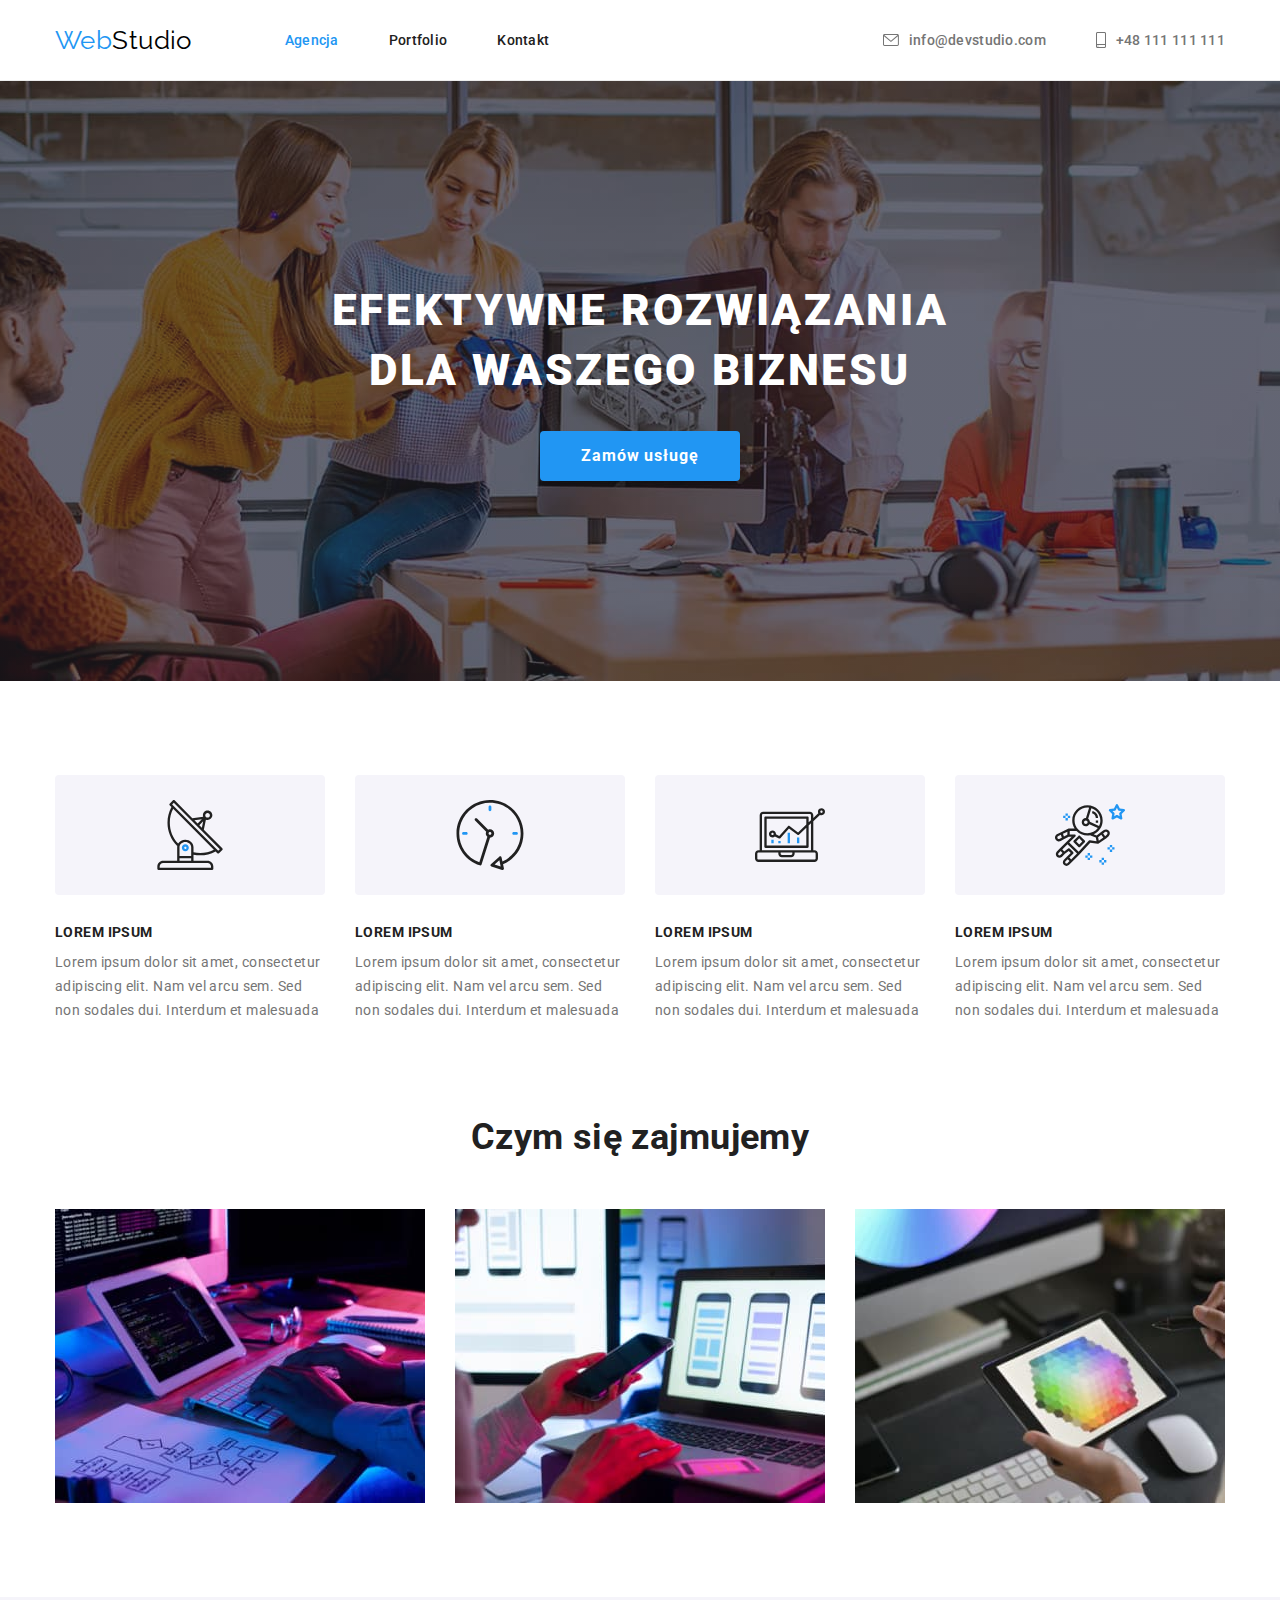
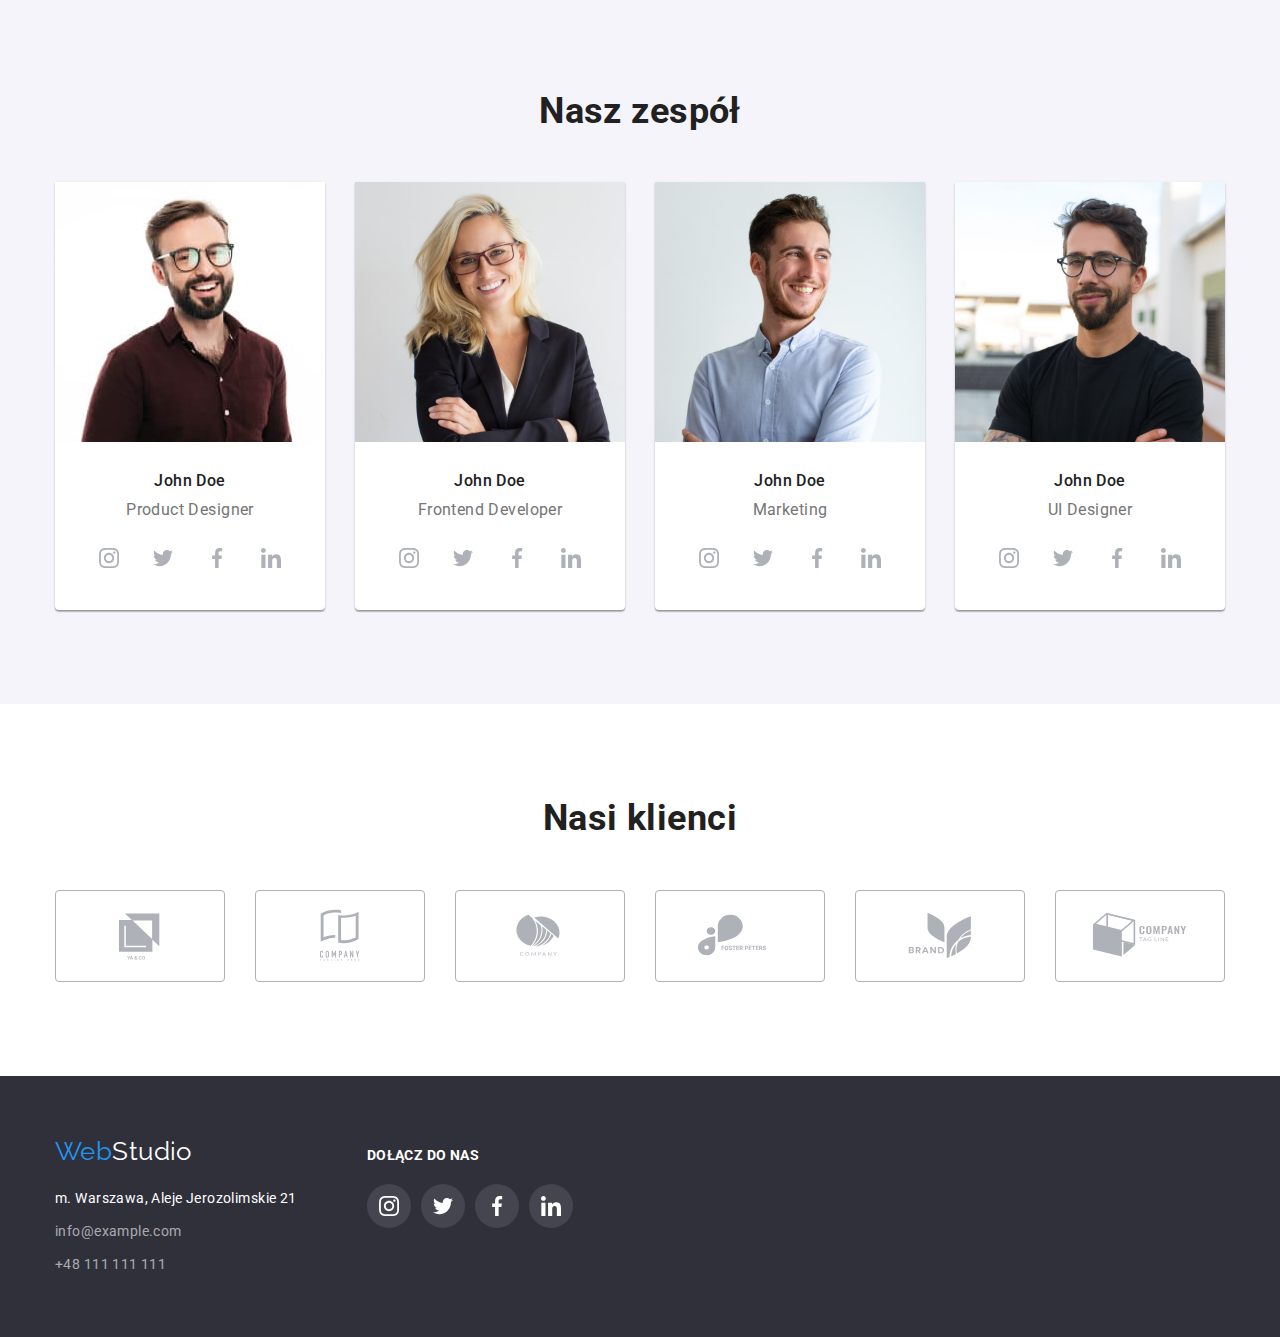
<file: index.html>
<!DOCTYPE html>
<html lang="pl">
  <head>
    <meta charset="UTF-8" />
    <meta http-equiv="X-UA-Compatible" content="IE=edge" />
    <meta name="viewport" content="width=device-width, initial-scale=1.0" />
    <title>Main page</title>
    <!-- Google Fonts Links -->
    <link rel="preconnect" href="https://fonts.googleapis.com" />
    <link rel="preconnect" href="https://fonts.gstatic.com" crossorigin />
    <link
      href="https://fonts.googleapis.com/css2?family=Raleway:wght@700&family=Roboto:wght@400;500;700;900&display=swap"
      rel="stylesheet"
    />
    <!-- END Google Fonts Links -->
    <!-- <link
      rel="stylesheet"
      href="https://cdnjs.cloudflare.com/ajax/libs/modern-normalize/1.1.0/modern-normalize.min.css"
      integrity="sha512-wpPYUAdjBVSE4KJnH1VR1HeZfpl1ub8YT/NKx4PuQ5NmX2tKuGu6U/JRp5y+Y8XG2tV+wKQpNHVUX03MfMFn9Q=="
      crossorigin="anonymous"
      referrerpolicy="no-referrer"
    /> -->
    <link href="css/modern-normalize.min.css" rel="stylesheet" />
    <link href="css/styles.css" rel="stylesheet" />
  </head>
  <body>
    <header class="nav-menu-border">
      <div class="nav-menu container">
        <!--Logo-->
        <a class="logo" href="index.html">
          <span class="highlight-web">Web</span>
          <span class="highlight-header">Studio</span>
        </a>
        <nav>
          <!--Links-->
          <ul class="nav-list">
            <li class="nav-item">
              <a class="nav-link current" href="index.html">Agencja</a>
            </li>
            <li class="nav-item">
              <a class="nav-link" href="portfolio.html">Portfolio</a>
            </li>
            <li class="nav-item">
              <a class="nav-link" href="#contact">Kontakt</a>
            </li>
          </ul>
        </nav>
        <div class="contact-list">
          <!--Contact-->
          <a class="contact-link" href="mailto:info@devstudio.com">
            <svg class="contact-icon" width="16" height="12">
              <use href="images/icons.svg#icon-envelope"></use>
            </svg>
            info@devstudio.com
          </a>
          <a class="contact-link" href="tel:+48111111111">
            <svg width="10" height="16">
              <use class="contact-icon" href="images/icons.svg#icon-smartphone"></use>
            </svg>
            +48 111 111 111
          </a>
        </div>
      </div>
    </header>
    <main>
      <!--HERO-->
      <section class="principal">
        <div class="principal-item container">
          <h1 class="principal-title">EFEKTYWNE ROZWIĄZANIA DLA WASZEGO BIZNESU</h1>
          <button class="button1" type="button">Zamów usługę</button>
        </div>
      </section>

      <section class="section descrition">
        <!--About Us-->
        <div class="container">
          <h2 class="visually-hidden">About Us</h2>
          <ul class="about-list">
            <li>
              <div class="descrition-box">
                <svg width="70" height="70">
                  <use width="70" height="70" href="images/icons.svg#icon-antenna-1"></use>
                </svg>
              </div>
              <h3 class="descrition-title">LOREM IPSUM</h3>
              <p class="descrition-p">
                Lorem ipsum dolor sit amet, consectetur adipiscing elit. Nam vel arcu sem. Sed non
                sodales dui. Interdum et malesuada
              </p>
            </li>
            <li>
              <div class="descrition-box">
                <svg width="70" height="70">
                  <use width="70" height="70" href="images/icons.svg#icon-clock-1"></use>
                </svg>
              </div>
              <h3 class="descrition-title">LOREM IPSUM</h3>
              <p class="descrition-p">
                Lorem ipsum dolor sit amet, consectetur adipiscing elit. Nam vel arcu sem. Sed non
                sodales dui. Interdum et malesuada
              </p>
            </li>
            <li>
              <div class="descrition-box">
                <svg width="70" height="70">
                  <use width="70" height="70" href="images/icons.svg#icon-diagram-1"></use>
                </svg>
              </div>
              <h3 class="descrition-title">LOREM IPSUM</h3>
              <p class="descrition-p">
                Lorem ipsum dolor sit amet, consectetur adipiscing elit. Nam vel arcu sem. Sed non
                sodales dui. Interdum et malesuada
              </p>
            </li>
            <li>
              <div class="descrition-box">
                <svg width="70" height="70">
                  <use width="70" height="70" href="images/icons.svg#icon-astronaut-1"></use>
                </svg>
              </div>
              <h3 class="descrition-title">LOREM IPSUM</h3>
              <p class="descrition-p">
                Lorem ipsum dolor sit amet, consectetur adipiscing elit. Nam vel arcu sem. Sed non
                sodales dui. Interdum et malesuada
              </p>
            </li>
          </ul>
        </div>
      </section>
      <section class="section">
        <div class="container">
          <h2 class="subtitle">Czym się zajmujemy</h2>
          <ul class="about-list">
            <li>
              <img
                src="images/box1.jpg"
                alt="someone is writing on the computer"
                width="370"
                height="294"
              />
            </li>
            <li>
              <img
                src="images/box2.jpg"
                alt="someone is looking at the mobile phone"
                width="370"
                height="294"
              />
            </li>
            <li>
              <img
                src="images/box3.jpg"
                alt="someone is holding a tablet - on display is a colored figure"
                width="370"
                height="294"
              />
            </li>
          </ul>
        </div>
      </section>
      <!--Our Team-->
      <section class="team section">
        <div class="container">
          <h2 class="subtitle">Nasz zespół</h2>
          <ul class="about-list">
            <li class="team-item">
              <img src="images/john1.jpg" alt="John Doe Photo" width="270" height="260" />
              <div class="space-names">
                <h3 class="names">John Doe</h3>
                <p class="jobs">Product Designer</p>
                <ul class="social-box">
                  <li>
                    <a class="back-icon" href="#instagram">
                      <svg width="20" height="20" class="social-icon">
                        <use href="images/icons.svg#icon-instagram-2"></use>
                      </svg>
                    </a>
                  </li>
                  <li>
                    <a class="back-icon" href="#twitter">
                      <svg width="20" height="20" class="social-icon">
                        <use href="images/icons.svg#icon-twitter-1"></use>
                      </svg>
                    </a>
                  </li>
                  <li>
                    <a class="back-icon" href="#facebook">
                      <svg width="20" height="20" class="social-icon">
                        <use href="images/icons.svg#icon-facebook-1"></use>
                      </svg>
                    </a>
                  </li>
                  <li>
                    <a class="back-icon" href="#linkedin-1">
                      <svg width="20" height="20" class="social-icon">
                        <use href="images/icons.svg#icon-linkedin-1"></use>
                      </svg>
                    </a>
                  </li>
                </ul>
              </div>
            </li>
            <li class="team-item">
              <img src="images/john2.jpg" alt="John Doe Photo" width="270" height="260" />
              <div class="space-names">
                <h3 class="names">John Doe</h3>
                <p class="jobs">Frontend Developer</p>
                <ul class="social-box">
                  <li>
                    <a class="back-icon" href="#instagram">
                      <svg width="20" height="20" class="social-icon">
                        <use href="images/icons.svg#icon-instagram-2"></use>
                      </svg>
                    </a>
                  </li>
                  <li>
                    <a class="back-icon" href="#twitter">
                      <svg width="20" height="20" class="social-icon">
                        <use href="images/icons.svg#icon-twitter-1"></use>
                      </svg>
                    </a>
                  </li>
                  <li>
                    <a class="back-icon" href="#facebook">
                      <svg width="20" height="20" class="social-icon">
                        <use href="images/icons.svg#icon-facebook-1"></use>
                      </svg>
                    </a>
                  </li>
                  <li>
                    <a class="back-icon" href="#linkedin-1">
                      <svg width="20" height="20" class="social-icon">
                        <use href="images/icons.svg#icon-linkedin-1"></use>
                      </svg>
                    </a>
                  </li>
                </ul>
              </div>
            </li>
            <li class="team-item">
              <img src="images/john3.jpg" alt="John Doe Photo" width="270" height="260" />
              <div class="space-names">
                <h3 class="names">John Doe</h3>
                <p class="jobs">Marketing</p>
                <ul class="social-box">
                  <li>
                    <a class="back-icon" href="#instagram">
                      <svg width="20" height="20" class="social-icon">
                        <use href="images/icons.svg#icon-instagram-2"></use>
                      </svg>
                    </a>
                  </li>
                  <li>
                    <a class="back-icon" href="#twitter">
                      <svg width="20" height="20" class="social-icon">
                        <use href="images/icons.svg#icon-twitter-1"></use>
                      </svg>
                    </a>
                  </li>
                  <li>
                    <a class="back-icon" href="#facebook">
                      <svg width="20" height="20" class="social-icon">
                        <use href="images/icons.svg#icon-facebook-1"></use>
                      </svg>
                    </a>
                  </li>
                  <li>
                    <a class="back-icon" href="#linkedin-1">
                      <svg width="20" height="20" class="social-icon">
                        <use href="images/icons.svg#icon-linkedin-1"></use>
                      </svg>
                    </a>
                  </li>
                </ul>
              </div>
            </li>
            <li class="team-item">
              <img src="images/john4.jpg" alt="John Doe Photo" width="270" height="260" />
              <div class="space-names">
                <h3 class="names">John Doe</h3>
                <p class="jobs">UI Designer</p>
                <ul class="social-box">
                  <li>
                    <a class="back-icon" href="#instagram">
                      <svg width="20" height="20" class="social-icon">
                        <use href="images/icons.svg#icon-instagram-2"></use>
                      </svg>
                    </a>
                  </li>
                  <li>
                    <a class="back-icon" href="#twitter">
                      <svg width="20" height="20" class="social-icon">
                        <use href="images/icons.svg#icon-twitter-1"></use>
                      </svg>
                    </a>
                  </li>
                  <li>
                    <a class="back-icon" href="#facebook">
                      <svg width="20" height="20" class="social-icon">
                        <use href="images/icons.svg#icon-facebook-1"></use>
                      </svg>
                    </a>
                  </li>
                  <li>
                    <a class="back-icon" href="#linkedin-1">
                      <svg width="20" height="20" class="social-icon">
                        <use href="images/icons.svg#icon-linkedin-1"></use>
                      </svg>
                    </a>
                  </li>
                </ul>
              </div>
            </li>
          </ul>
        </div>
      </section>

      <!--Our Customers-->

      <section class="section">
        <div class="container">
          <h2 class="subtitle">Nasi klienci</h2>
          <ul class="about-list">
            <li>
              <a class="customers-box" href="#logo">
                <svg class="customers-icon" width="106" height="60">
                  <use href="images/icons.svg#icon-Logo"></use>
                </svg>
              </a>
            </li>
            <li>
              <a class="customers-box" href="#logo-1">
                <svg class="customers-icon" width="106" height="60">
                  <use href="images/icons.svg#icon-Logo-1"></use>
                </svg>
              </a>
            </li>
            <li>
              <a class="customers-box" href="#logo-2">
                <svg class="customers-icon" width="106" height="60">
                  <use href="images/icons.svg#icon-Logo-2"></use>
                </svg>
              </a>
            </li>
            <li>
              <a class="customers-box" href="#logo-3">
                <svg class="customers-icon" width="106" height="60">
                  <use href="images/icons.svg#icon-Logo-3"></use>
                </svg>
              </a>
            </li>
            <li>
              <a class="customers-box" href="#logo-4">
                <svg class="customers-icon" width="106" height="60">
                  <use href="images/icons.svg#icon-Logo-4"></use>
                </svg>
              </a>
            </li>
            <li>
              <a class="customers-box" href="#logo-5">
                <svg class="customers-icon" width="106" height="60">
                  <use href="images/icons.svg#icon-Logo-5"></use>
                </svg>
              </a>
            </li>
          </ul>
        </div>
      </section>
    </main>
    <footer class="contact">
      <!--Logo+Contact-->
      <div class="container footer-box">
        <div>
          <a class="logo" href="index.html">
            <span class="highlight-web">Web</span>
            <span class="highlight-footer">Studio</span>
          </a>
          <address class="contact-footer" id="contact">
            <ul class="contact-footer-list">
              <li class="contact-footer-item">
                <a
                  class="contact-footer-link-map"
                  href="https://goo.gl/maps/mivUpqcJWEY4cBys6"
                  target="_blank"
                  rel="noopener nofollow"
                >
                  m. Warszawa, Aleje Jerozolimskie 21
                </a>
              </li>
              <li class="contact-footer-item">
                <a class="contact-footer-link" href="mailto:info@example.com">info@example.com</a>
              </li>
              <li class="contact-footer-item">
                <a class="contact-footer-link" href="tel:0048111111111">+48 111 111 111</a>
              </li>
            </ul>
          </address>
        </div>
        <div class="social-footer">
          <p class="descrition-title-footer">DOŁĄCZ DO NAS</p>
          <ul class="social-box">
            <li>
              <a class="back-icon-footer" href="#instagram">
                <svg width="20" height="20" class="social-icon">
                  <use href="images/icons.svg#icon-instagram-2"></use>
                </svg>
              </a>
            </li>
            <li>
              <a class="back-icon-footer" href="#twitter">
                <svg width="20" height="20" class="social-icon">
                  <use href="images/icons.svg#icon-twitter-1"></use>
                </svg>
              </a>
            </li>
            <li>
              <a class="back-icon-footer" href="#facebook">
                <svg width="20" height="20" class="social-icon">
                  <use href="images/icons.svg#icon-facebook-1"></use>
                </svg>
              </a>
            </li>
            <li>
              <a class="back-icon-footer" href="#linkedin-1">
                <svg width="20" height="20" class="social-icon">
                  <use href="images/icons.svg#icon-linkedin-1"></use>
                </svg>
              </a>
            </li>
          </ul>
        </div>
      </div>
    </footer>
  </body>
</html>
</file>
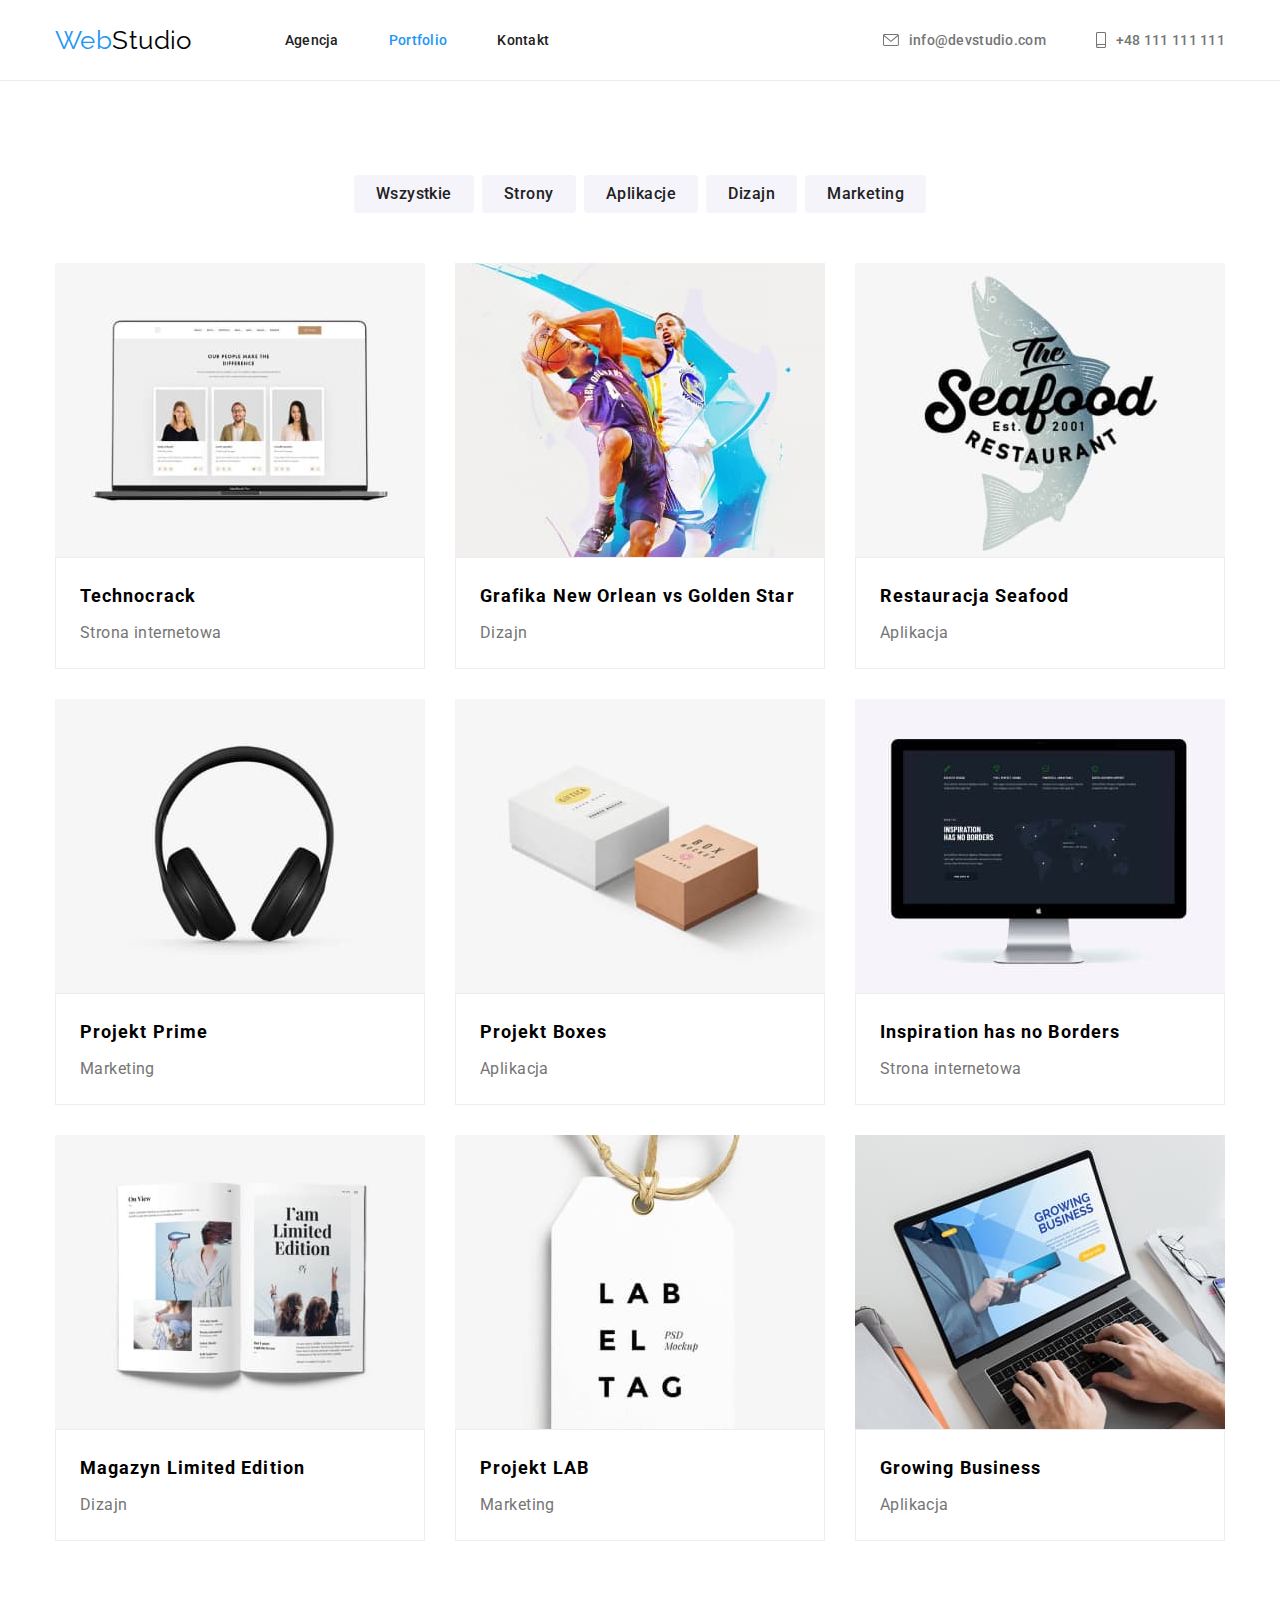
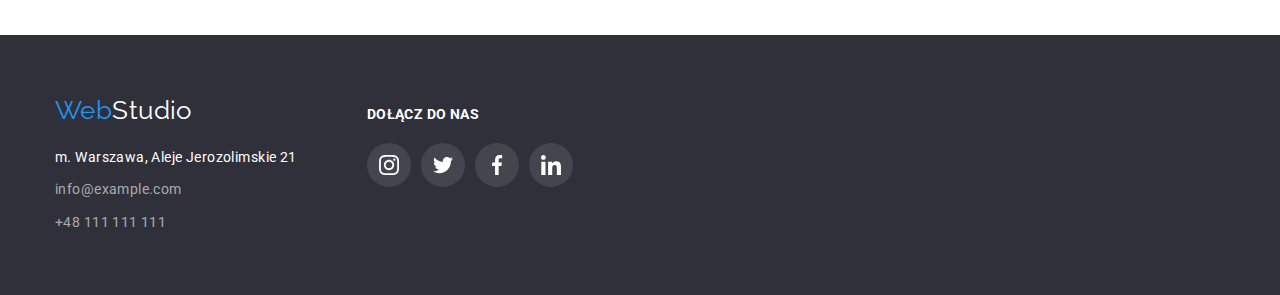
<file: portfolio.html>
<!DOCTYPE html>
<html lang="pl">
  <head>
    <meta charset="UTF-8" />
    <meta http-equiv="X-UA-Compatible" content="IE=edge" />
    <meta name="viewport" content="width=device-width, initial-scale=1.0" />
    <title>Portfolio</title>
    <!-- Google Fonts Links -->
    <link rel="preconnect" href="https://fonts.googleapis.com" />
    <link rel="preconnect" href="https://fonts.gstatic.com" crossorigin />
    <link
      href="https://fonts.googleapis.com/css2?family=Raleway:wght@700&family=Roboto:wght@400;500;700;900&display=swap"
      rel="stylesheet"
    />
    <!-- END Google Fonts Links -->
    <!-- <link
      rel="stylesheet"
      href="https://cdnjs.cloudflare.com/ajax/libs/modern-normalize/1.1.0/modern-normalize.min.css"
      integrity="sha512-wpPYUAdjBVSE4KJnH1VR1HeZfpl1ub8YT/NKx4PuQ5NmX2tKuGu6U/JRp5y+Y8XG2tV+wKQpNHVUX03MfMFn9Q=="
      crossorigin="anonymous"
      referrerpolicy="no-referrer"
    /> -->
    <link href="css/modern-normalize.min.css" rel="stylesheet" />
    <link href="css/styles.css" rel="stylesheet" />
  </head>
  <body>
    <header class="nav-menu-border">
      <div class="nav-menu container">
        <!--Logo-->
        <a class="logo" href="index.html">
          <span class="highlight-web">Web</span>
          <span class="highlight-header">Studio</span>
        </a>
        <nav>
          <!--Links-->
          <ul class="nav-list">
            <li class="nav-item">
              <a class="nav-link" href="index.html">Agencja</a>
            </li>
            <li class="nav-item">
              <a class="nav-link current" href="portfolio.html">Portfolio</a>
            </li>
            <li class="nav-item">
              <a class="nav-link" href="#contact">Kontakt</a>
            </li>
          </ul>
        </nav>
        <div class="contact-list">
          <!--Contact-->
          <a class="contact-link" href="mailto:info@devstudio.com">
            <svg class="contact-icon" width="16" height="12">
              <use href="images/icons.svg#icon-envelope"></use>
            </svg>
            info@devstudio.com
          </a>
          <a class="contact-link" href="tel:+48111111111">
            <svg width="10" height="16">
              <use class="contact-icon" href="images/icons.svg#icon-smartphone"></use>
            </svg>
            +48 111 111 111
          </a>
        </div>
      </div>
    </header>
    <main>
      <section class="section">
        <div class="container">
          <h1 class="visually-hidden">Portfolio</h1>
          <!--Five Buttons-->
          <ul class="gallery-item">
            <li><button class="button2" type="button">Wszystkie</button></li>
            <li><button class="button2" type="button">Strony</button></li>
            <li><button class="button2" type="button">Aplikacje</button></li>
            <li><button class="button2" type="button">Dizajn</button></li>
            <li><button class="button2" type="button">Marketing</button></li>
          </ul>

          <!--Gallery-->

          <ul class="about-list gallery-wrap">
            <li class="gallery-list">
              <a class="gallery-img" href="#Technocrack">
                <img
                  src="images/img1.jpg"
                  alt="Three business cards of employees on the computer screen"
                  width="370"
                  height="294"
                />
                <div class="gallery">
                  <h3 class="gallery-title">Technocrack</h3>
                  <p class="gallery-subtitle">Strona internetowa</p>
                </div>
              </a>
            </li>
            <li class="gallery-list">
              <a class="gallery-img" href="#Grafika_New_Orlean_vs_Golden_Star">
                <img
                  src="images/img2.jpg"
                  alt="New Orleans vs Golden Star graphic"
                  width="370"
                  height="294"
                />
                <div class="gallery">
                  <h3 class="gallery-title">Grafika New Orlean vs Golden Star</h3>
                  <p class="gallery-subtitle">Dizajn</p>
                </div>
              </a>
            </li>
            <li class="gallery-list">
              <a class="gallery-img" href="#Restauracja_Seafood">
                <img src="images/img3.jpg" alt="Seafoot restaurant logo" width="370" height="294" />
                <div class="gallery">
                  <h3 class="gallery-title">Restauracja Seafood</h3>
                  <p class="gallery-subtitle">Aplikacja</p>
                </div>
              </a>
            </li>
            <li class="gallery-list">
              <a class="gallery-img" href="#Projekt_Prime">
                <img src="images/img4.jpg" alt="Picture of headphones" width="370" height="294" />
                <div class="gallery">
                  <h3 class="gallery-title">Projekt Prime</h3>
                  <p class="gallery-subtitle">Marketing</p>
                </div>
              </a>
            </li>
            <li class="gallery-list">
              <a class="gallery-img" href="#Projekt_Boxes">
                <img src="images/img5.jpg" alt="Two Boxes" width="370" height="294" />
                <div class="gallery">
                  <h3 class="gallery-title">Projekt Boxes</h3>
                  <p class="gallery-subtitle">Aplikacja</p>
                </div>
              </a>
            </li>
            <li class="gallery-list">
              <a class="gallery-img" href="#Inspiration_has_no_Borders">
                <img src="images/img6.jpg" alt="Open newspaper" width="370" height="294" />
                <div class="gallery">
                  <h3 class="gallery-title">Inspiration has no Borders</h3>
                  <p class="gallery-subtitle">Strona internetowa</p>
                </div>
              </a>
            </li>
            <li class="gallery-list">
              <a class="gallery-img" href="#Magazyn_Limited_Edition">
                <img src="images/img7.jpg" alt="Open newspaper" width="370" height="294" />
                <div class="gallery">
                  <h3 class="gallery-title">Magazyn Limited Edition</h3>
                  <p class="gallery-subtitle">Dizajn</p>
                </div>
              </a>
            </li>
            <li class="gallery-list">
              <a class="gallery-img" href="#Projekt_LAB">
                <img
                  src="images/img8.jpg"
                  alt="Business card on a string"
                  width="370"
                  height="294"
                />
                <div class="gallery">
                  <h3 class="gallery-title">Projekt LAB</h3>
                  <p class="gallery-subtitle">Marketing</p>
                </div>
              </a>
            </li>
            <li class="gallery-list">
              <a class="gallery-img" href="#Growing_Business">
                <img
                  src="images/img9.jpg"
                  alt="Business card on a string"
                  width="370"
                  height="294"
                />
                <div class="gallery">
                  <h3 class="gallery-title">Growing Business</h3>
                  <p class="gallery-subtitle">Aplikacja</p>
                </div>
              </a>
            </li>
          </ul>
        </div>
      </section>
    </main>
    <footer class="contact">
      <!--Logo+Contact-->
      <div class="container footer-box">
        <div>
          <a class="logo" href="index.html">
            <span class="highlight-web">Web</span>
            <span class="highlight-footer">Studio</span>
          </a>
          <address class="contact-footer" id="contact">
            <ul class="contact-footer-list">
              <li class="contact-footer-item">
                <a
                  class="contact-footer-link-map"
                  href="https://goo.gl/maps/mivUpqcJWEY4cBys6"
                  target="_blank"
                  rel="noopener nofollow"
                >
                  m. Warszawa, Aleje Jerozolimskie 21
                </a>
              </li>
              <li class="contact-footer-item">
                <a class="contact-footer-link" href="mailto:info@example.com">info@example.com</a>
              </li>
              <li class="contact-footer-item">
                <a class="contact-footer-link" href="tel:0048111111111">+48 111 111 111</a>
              </li>
            </ul>
          </address>
        </div>
        <div class="social-footer">
          <p class="descrition-title-footer">DOŁĄCZ DO NAS</p>
          <ul class="social-box">
            <li>
              <a class="back-icon-footer" href="#instagram">
                <svg width="20" height="20" class="social-icon">
                  <use href="images/icons.svg#icon-instagram-2"></use>
                </svg>
              </a>
            </li>
            <li>
              <a class="back-icon-footer" href="#twitter">
                <svg width="20" height="20" class="social-icon">
                  <use href="images/icons.svg#icon-twitter-1"></use>
                </svg>
              </a>
            </li>
            <li>
              <a class="back-icon-footer" href="#facebook">
                <svg width="20" height="20" class="social-icon">
                  <use href="images/icons.svg#icon-facebook-1"></use>
                </svg>
              </a>
            </li>
            <li>
              <a class="back-icon-footer" href="#linkedin-1">
                <svg width="20" height="20" class="social-icon">
                  <use href="images/icons.svg#icon-linkedin-1"></use>
                </svg>
              </a>
            </li>
          </ul>
        </div>
      </div>
    </footer>
  </body>
</html>
</file>
<file: css/styles.css>
:root {
  --background-color: #ffffff;
  --main-color: #212121;
  --secondary-color: #000000;
  --third-color: #757575;
  --accent-color: #ffffff99;
  --backlight-color: #2196f3;
  --principal-color: #2f303a;
  --team-color: #f5f4fa;
  --border-nav: #ececec;
  --border-gallery: #eeeeee;
  --border-customers: #afb1b8;
}
/* :focus {
  outline: none;
} */
body {
  font-family: 'Roboto', sans-serif;
  color: #212121;
  background-color: #ffffff;
  font-size: 14px;
  letter-spacing: 0.03em;
}
h1,
h2,
h3,
h4,
h5,
h6,
p {
  margin: 0;
}
img {
  display: block;
  max-width: 100%;
  height: auto;
}
.container {
  width: 1200px;
  margin: 0 auto;
  padding: 0 15px;
  /* outline: 1px dashed red; */
}
.nav-menu-border {
  border-bottom: 1px solid var(--border-nav);
}
.nav-menu {
  height: 80px;
  display: flex;
  align-items: center;
}
.nav-list {
  display: flex;
  gap: 50px;
}
.logo {
  text-decoration: none;
  font-family: 'Raleway', sans-serif;
  font-size: 26px;
  line-height: 1.19;
  margin-right: 93px;
  padding: 0;
  display: flex;
}
.highlight-web {
  color: var(--backlight-color);
}
.highlight-header {
  color: var(--secondary-color);
}
ul {
  list-style: none;
  padding-left: 0;
  margin: 0;
}
address {
  font-style: normal;
}

a {
  text-decoration: none;
}
.section {
  padding: 94px 0;
}
.about-list {
  display: flex;
  gap: 30px;
}

.contact-list {
  font-weight: 500;
  line-height: 1, 14;
  letter-spacing: 0.02em;
  display: flex;
  gap: 50px;
  margin-left: auto;
  padding: 32px 0;
}
.nav-item {
  font-weight: 500;
}
.nav-link {
  text-decoration: none;
  color: var(--main-color);
  letter-spacing: 0.02em;
  font-size: 14px;
  padding: 32px 0;
}
.current {
  color: var(--backlight-color);
}

.nav-link:hover {
  color: var(--backlight-color);
}

.contact-link {
  text-decoration: none;
  color: var(--third-color);
  display: flex;
  align-items: center;
  gap: 10px;
}
.contact-link:hover {
  color: var(--backlight-color);
}
.contact-icon {
  fill: currentColor;
}
.principal {
  background-color: var(--principal-color);
  padding-top: 200px;
  padding-bottom: 200px;
  text-align: center;
  background-image: linear-gradient(rgba(47, 48, 58, 0.4), rgba(47, 48, 58, 0.4)),
    url(../images/Workers.jpg);
  background-repeat: no-repeat;
  background-size: cover;
  background-position: center;
  max-width: 1600px;
  height: 600px;
  margin: 0 auto;
}
.principal-title {
  font-weight: 900;
  font-size: 44px;
  line-height: 1.36;
  letter-spacing: 0.06em;
  color: var(--background-color);
  text-align: center;
  text-transform: uppercase;
  width: 696px;
  margin: 0 auto;
  margin-bottom: 30px;
}
.button1 {
  font-family: 'Roboto', sans-serif;
  font-weight: 700;
  font-size: 16px;
  line-height: 1.87;
  letter-spacing: 0.06em;
  color: var(--background-color);
  background-color: var(--backlight-color);
  border: none;
  box-shadow: 0px 4px 4px rgba(0, 0, 0, 0.15);
  border-radius: 4px;
  cursor: pointer;
  width: 200px;
  height: 50px;
}
.button1:hover {
  color: var(--main-color);
  background-color: var(--team-color);
}
.button2 {
  font-family: 'Roboto', sans-serif;
  font-weight: 500;
  font-size: 16px;
  line-height: 1.62;
  letter-spacing: 0.03em;
  border: none;
  color: var(--main-color);
  background-color: var(--team-color);
  cursor: pointer;
  padding: 6px 22px;

  border-radius: 4px;
}
.button2:hover,
.button2:focus {
  background-color: var(--backlight-color);
  color: var(--background-color);
  box-shadow: 0px 3px 1px rgba(0, 0, 0, 0.1), 0px 1px 2px rgba(0, 0, 0, 0.08),
    0px 2px 2px rgba(0, 0, 0, 0.12);
}
button:focus {
  background-color: var(--backlight-color);
  outline: none;
}
.visually-hidden {
  position: absolute;
  width: 1px;
  height: 1px;
  margin: -1px;
  border: 0;
  padding: 0;
  white-space: nowrap;
  clip-path: inset(100%);
  clip: rect(0 0 0 0);
  overflow: hidden;
}
.descrition-box {
  background-color: var(--team-color);
  border-radius: 4px;
  cursor: pointer;
  margin-bottom: 30px;
  height: 120px;
  width: 100%;
  display: flex;
  align-items: center;
  justify-content: center;
}
.descrition-box:hover {
  box-shadow: 0px 4px 4px rgba(0, 0, 0, 0.25);
}
.subtitle {
  font-weight: 700;
  font-size: 36px;
  line-height: 1.16;
  text-align: center;
  margin-top: 0;
  margin-bottom: 50px;
}
.descrition {
  padding-bottom: 0;
}
.descrition-title {
  font-weight: 700;
  font-size: 14px;
  line-height: 1.14;
  margin-top: 0;
  margin-bottom: 10px;
}
.descrition-p {
  line-height: 1.71;
  color: var(--third-color);
}
.team {
  background-color: var(--team-color);
  display: center;
}
.team-item {
  background-color: var(--background-color);
  box-shadow: 0px 1px 3px rgba(0, 0, 0, 0.12), 0px 1px 1px rgba(0, 0, 0, 0.14),
    0px 2px 1px rgba(0, 0, 0, 0.2);
  border-radius: 0px 0px 4px 4px;
}

.customers-box {
  border: 1px solid currentColor;
  color: var(--border-customers);
  width: 170px;
  height: 92px;
  border-radius: 4px;
  display: flex;
  align-items: center;
  justify-content: center;
}
.customers-box:hover,
.customers-box:focus {
  color: var(--backlight-color);
}
.customers-icon {
  fill: currentColor;
}
.space-names {
  padding: 30px 0;
}
.social-box {
  display: flex;
  justify-content: center;
  gap: 10px;
}

.back-icon {
  width: 44px;
  height: 44px;
  border-radius: 50%;
  display: flex;
  align-items: center;
  justify-content: center;
  color: var(--border-customers);
}
.back-icon:hover,
.back-icon:focus {
  background-color: var(--backlight-color);
  color: var(--background-color);
}
.social-icon {
  fill: currentColor;
}
.social-icon:hover {
  fill: var(--background-color);
}
.names {
  font-weight: 500;
  font-size: 16px;
  line-height: 1.18;
  text-align: center;
  margin-top: 0;
  margin-bottom: 10px;
}
.jobs {
  font-size: 16px;
  line-height: 1.18;
  color: var(--third-color);
  text-align: center;
  margin-bottom: 16px;
}
.gallery-item {
  display: flex;
  justify-content: center;
  gap: 8px;
  margin-bottom: 50px;
}
.gallery {
  border: 1px solid var(--border-gallery);
  padding: 20px 24px;
}
.gallery-wrap {
  flex-wrap: wrap;
}
.gallery-img {
  display: block;
}
.gallery-img:hover,
.gallery-img:focus {
  box-shadow: 0px 1px 1px rgba(0, 0, 0, 0.12), 0px 4px 4px rgba(0, 0, 0, 0.06),
    1px 4px 6px rgba(0, 0, 0, 0.16);
}
.gallery-list {
  width: calc((100% - 60px) / 3);
}

.gallery-title {
  font-weight: 700;
  font-size: 18px;
  line-height: 2;
  letter-spacing: 0.06em;
  margin-bottom: 4px;
  color: var(--secondary-color);
}
.gallery-subtitle {
  font-size: 16px;
  line-height: 1.87;
  color: var(--third-color);
}
.contact {
  background-color: var(--principal-color);
  padding: 60px 0;
}
.contact-footer {
  font-style: normal;
  margin-top: 20px;
}
.contact-footer-item {
  margin-bottom: 9px;
}
.contact-footer-item:last-child {
  margin-bottom: 0px;
}
.footer-box {
  display: flex;
  align-items: baseline;
}
.highlight-footer {
  font-family: 'Raleway', sans-serif;
  font-size: 26px;
  line-height: 1.19;
  color: var(--background-color);
}
.contact-footer-link-map {
  text-decoration: none;
  line-height: 1.71;
  color: var(--background-color);
}
.contact-footer-link-map:hover {
  color: var(--backlight-color);
}
.contact-footer-link {
  text-decoration: none;
  line-height: 1.71;
  color: var(--accent-color);
}
.contact-footer-link:hover {
  color: var(--backlight-color);
}
.descrition-title-footer {
  color: var(--background-color);
  margin-bottom: 20px;
  font-weight: 700;
  line-height: 1.14;
}
.social-footer {
  margin-left: 70px;
}
.back-icon-footer {
  box-sizing: border-box;
  width: 44px;
  height: 44px;
  border-radius: 50%;
  display: flex;
  align-items: center;
  justify-content: center;
  background-color: rgb(255, 255, 255, 0.1);
  border-radius: 50%;
  color: var(--background-color);
}
.back-icon-footer:hover,
.back-icon-footer:focus {
  background-color: var(--backlight-color);
}
.social-icon-footer {
  fill: currentColor;
}
</file>
